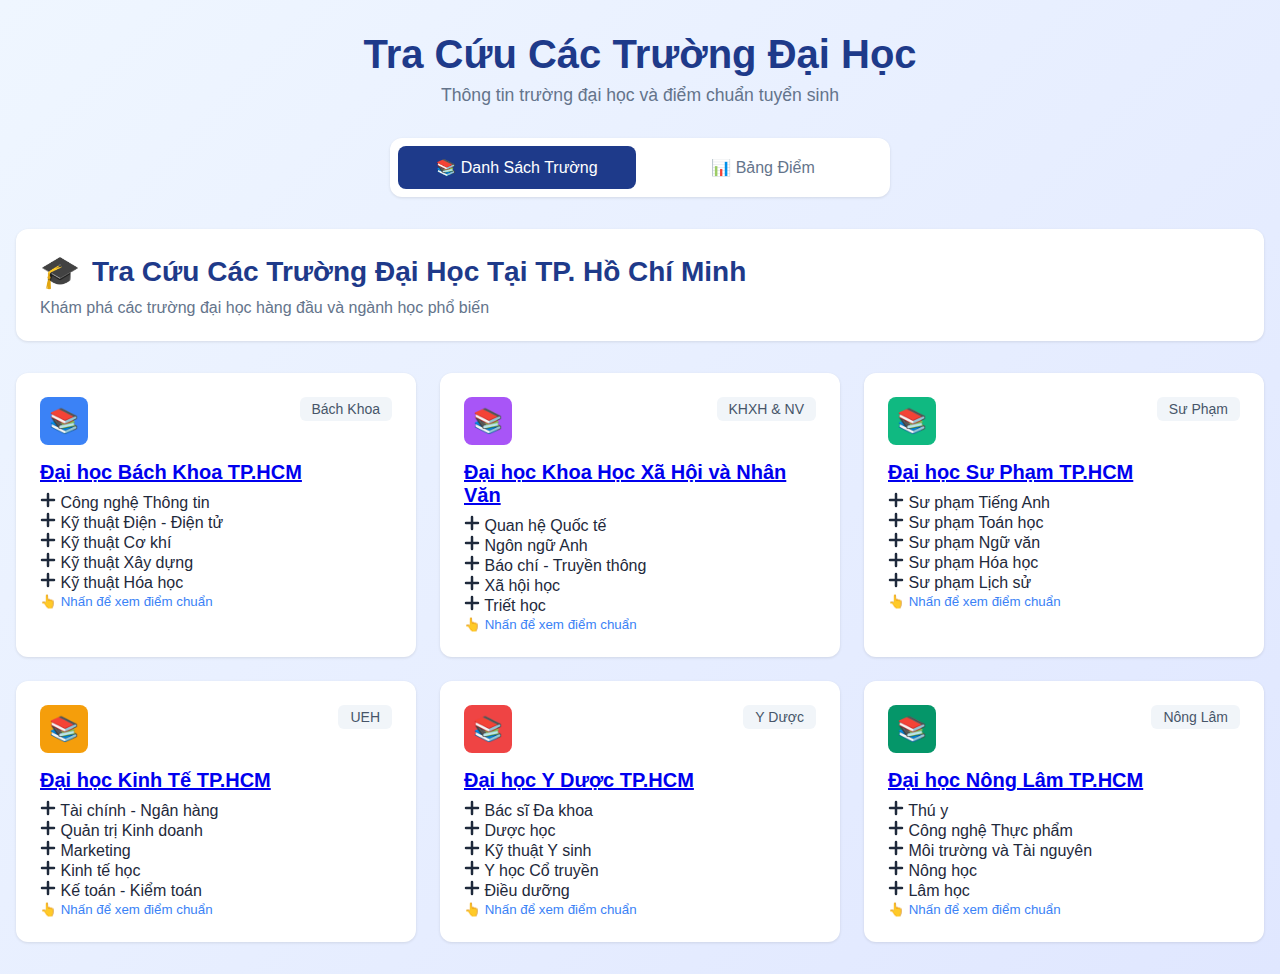
<file: school.html>
<!DOCTYPE html>
<html lang="vi">
<head>
    <meta charset="UTF-8">
    <meta name="viewport" content="width=device-width, initial-scale=1.0">
    <title>Hệ Thống Quản Lý Giáo Dục - TP.HCM</title>
    <link rel="stylesheet" href="/styles/styles.css">
</head>
<body>
    <div class="container">
        <header class="header">
            <h1>Tra Cứu Các Trường Đại Học</h1>
            <p class="subtitle">Thông tin trường đại học và điểm chuẩn tuyển sinh</p>
        </header>

        <div class="tabs">
            <button class="tab-button active" onclick="switchTab('universities')">
                📚 Danh Sách Trường
            </button>
            <button class="tab-button" onclick="switchTab('benchmarks')">
                📊 Bảng Điểm
            </button>
        </div>

        <div id="universities" class="tab-content active">
            <div class="section-header">
                <div class="section-title">
                    <span class="icon">🎓</span>
                    <h2>Tra Cứu Các Trường Đại Học Tại TP. Hồ Chí Minh</h2>
                </div>
                <p>Khám phá các trường đại học hàng đầu và ngành học phổ biến</p>
            </div>

            <div class="universities-grid" id="universitiesGrid">
                <!-- Universities will be rendered here by JavaScript -->
            </div>
        </div>

        <div id="benchmarks" class="tab-content">
            <div class="card">
                <div class="card-header">
                    <div class="section-title">
                        <span class="icon">📊</span>
                        <h2 id="benchmarkTitle">Điểm Chuẩn Các Trường Đại Học</h2>
                    </div>
                    <p class="card-description" id="benchmarkDescription">Xem điểm chuẩn của các trường đại học tại TP.HCM</p>
                    <div id="backButton" style="display: none; margin-top: 1rem;">
                        <button class="back-btn" onclick="showAllBenchmarks()">
                            ← Quay lại danh sách tất cả trường
                        </button>
                    </div>
                </div>

                <div id="benchmarkContent">
                    <!-- Benchmark content will be rendered here by JavaScript -->
                </div>
            </div>
        </div>
    </div>

    <script src="/js/script.js"></script>
</body>
</html>
</file>
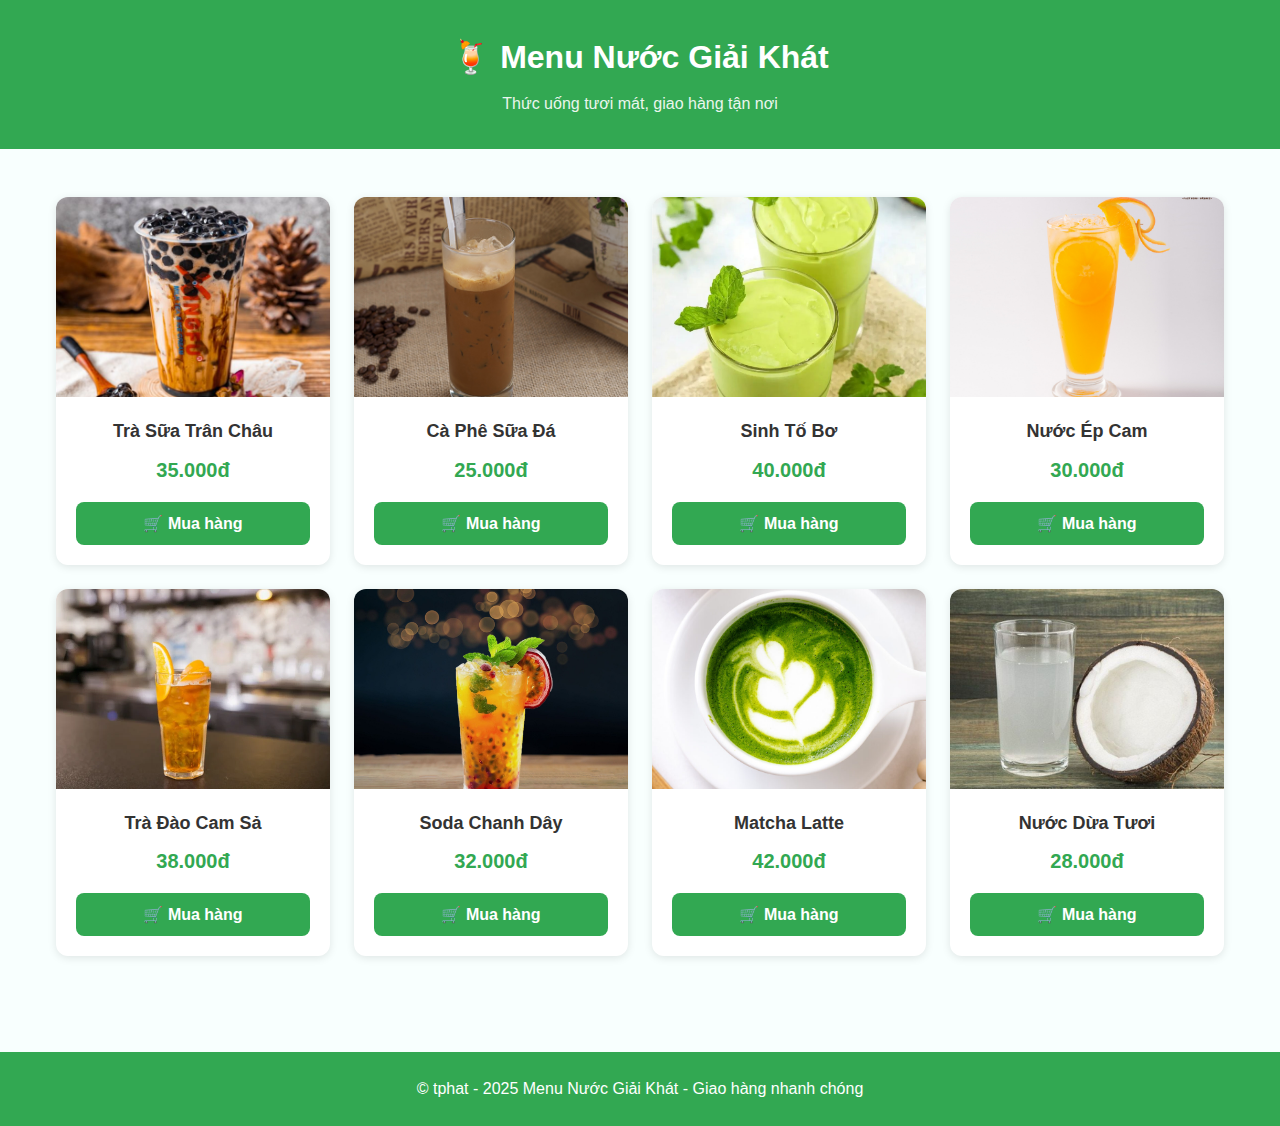
<file: shop.html>
<!DOCTYPE html>
<html lang="vi">
<head>
    <meta charset="UTF-8">
    <meta name="viewport" content="width=device-width, initial-scale=1.0">
    <title>Menu Nước Giải Khát Online</title>
    <style>
        * {
            margin: 0;
            padding: 0;
            box-sizing: border-box;
        }

        body {
            font-family: 'Segoe UI', Tahoma, Geneva, Verdana, sans-serif;
            background-color: #f8fffe;
            line-height: 1.6;
        }

        header {
            background-color: #32a852;
            color: white;
            padding: 2rem 1rem;
            text-align: center;
        }

        header h1 {
            font-size: 2rem;
            margin-bottom: 0.5rem;
        }

        header p {
            font-size: 1rem;
            opacity: 0.9;
        }

        .container {
            max-width: 1200px;
            margin: 0 auto;
            padding: 3rem 1rem;
        }

        .products-grid {
            display: grid;
            grid-template-columns: repeat(auto-fill, minmax(250px, 1fr));
            gap: 1.5rem;
        }

        .product-card {
            background: white;
            border-radius: 12px;
            overflow: hidden;
            box-shadow: 0 2px 8px rgba(0,0,0,0.1);
            transition: all 0.3s ease;
        }

        .product-card:hover {
            transform: translateY(-5px);
            box-shadow: 0 4px 16px rgba(0,0,0,0.15);
        }

        .product-image {
            background-color: #e8f5f0;
            height: 200px;
            display: flex;
            align-items: center;
            justify-content: center;
            overflow: hidden;
        }

        .product-image img {
            width: 100%;
            height: 100%;
            object-fit: cover;
        }

        .product-info {
            padding: 1.25rem;
        }

        .product-name {
            font-size: 1.125rem;
            font-weight: 600;
            text-align: center;
            margin-bottom: 0.5rem;
            color: #333;
        }

        .product-price {
            font-size: 1.25rem;
            font-weight: 700;
            color: #32a852;
            text-align: center;
            margin-bottom: 1rem;
        }

        .btn {
            width: 100%;
            padding: 0.75rem 1rem;
            background-color: #32a852;
            color: white;
            border: none;
            border-radius: 8px;
            font-size: 1rem;
            font-weight: 600;
            cursor: pointer;
            transition: all 0.3s ease;
            display: flex;
            align-items: center;
            justify-content: center;
            gap: 0.5rem;
        }

        .btn:hover {
            background-color: #8fd4b8;
            transform: scale(1.02);
        }

        .btn-secondary {
            background-color: #f0f0f0;
            color: #333;
        }

        .btn-secondary:hover {
            background-color: #e0e0e0;
        }

        /* Modal Styles */
        .modal {
            display: none;
            position: fixed;
            z-index: 1000;
            left: 0;
            top: 0;
            width: 100%;
            height: 100%;
            background-color: rgba(0,0,0,0.5);
            animation: fadeIn 0.3s ease;
        }

        .modal.active {
            display: flex;
            align-items: center;
            justify-content: center;
        }

        @keyframes fadeIn {
            from { opacity: 0; }
            to { opacity: 1; }
        }

        @keyframes slideIn {
            from { 
                transform: translateY(-50px);
                opacity: 0;
            }
            to { 
                transform: translateY(0);
                opacity: 1;
            }
        }

        .modal-content {
            background-color: white;
            border-radius: 16px;
            padding: 2rem;
            width: 90%;
            max-width: 500px;
            max-height: 90vh;
            overflow-y: auto;
            animation: slideIn 0.3s ease;
        }

        .modal-header {
            margin-bottom: 1.5rem;
        }

        .modal-header h2 {
            font-size: 1.5rem;
            color: #333;
            margin-bottom: 0.5rem;
        }

        .modal-header p {
            color: #666;
            font-size: 0.9rem;
        }

        .form-group {
            margin-bottom: 1.25rem;
        }

        .form-group label {
            display: block;
            margin-bottom: 0.5rem;
            color: #333;
            font-weight: 500;
        }

        .form-group input {
            width: 100%;
            padding: 0.75rem;
            border: 1px solid #ddd;
            border-radius: 8px;
            font-size: 1rem;
            transition: border-color 0.3s ease;
        }

        .form-group input:focus {
            outline: none;
            border-color: #32a852;
        }

        .form-actions {
            display: flex;
            gap: 1rem;
            margin-top: 2rem;
        }

        .form-actions button {
            flex: 1;
        }

        .success-icon {
            width: 80px;
            height: 80px;
            background-color: #32a852;
            border-radius: 50%;
            display: flex;
            align-items: center;
            justify-content: center;
            margin: 0 auto 1.5rem;
            font-size: 3rem;
            color: white;
        }

        .tracking-box {
            background-color: #e8f5f0;
            padding: 1.5rem;
            border-radius: 12px;
            text-align: center;
            margin: 1.5rem 0;
        }

        .tracking-label {
            color: #666;
            font-size: 0.9rem;
            margin-bottom: 0.5rem;
        }

        .tracking-number {
            font-size: 1.75rem;
            font-weight: 700;
            color: #32a852;
            letter-spacing: 2px;
        }

        footer {
            background-color: #32a852;
            color: white;
            text-align: center;
            padding: 1.5rem;
            margin-top: 3rem;
        }

        @media (max-width: 768px) {
            header h1 {
                font-size: 1.5rem;
            }

            .products-grid {
                grid-template-columns: repeat(auto-fill, minmax(150px, 1fr));
                gap: 1rem;
            }

            .product-image {
                height: 150px;
                font-size: 3rem;
            }

            .modal-content {
                padding: 1.5rem;
            }
        }
    </style>
</head>
<body>
    <!-- Header -->
    <header>
        <h1>🍹 Menu Nước Giải Khát</h1>
        <p>Thức uống tươi mát, giao hàng tận nơi</p>
    </header>

    <!-- Products Grid -->
    <div class="container">
        <div class="products-grid" id="productsGrid"></div>
    </div>

    <!-- Order Form Modal -->
    <div id="orderModal" class="modal">
        <div class="modal-content">
            <div class="modal-header">
                <h2 id="modalTitle">Đặt hàng</h2>
                <p>Vui lòng điền thông tin giao hàng của bạn</p>
            </div>
            <form id="orderForm">
                <div class="form-group">
                    <label for="customerName">Họ và tên *</label>
                    <input type="text" id="customerName" required placeholder="Nhập họ và tên">
                </div>
                <div class="form-group">
                    <label for="customerAddress">Địa chỉ *</label>
                    <input type="text" id="customerAddress" required placeholder="Nhập địa chỉ giao hàng">
                </div>
                <div class="form-group">
                    <label for="customerContact">Số điện thoại hoặc Email *</label>
                    <input type="text" id="customerContact" required placeholder="Nhập SĐT hoặc email">
                </div>
                <div class="form-actions">
                    <button type="button" class="btn btn-secondary" onclick="closeOrderModal()">Hủy</button>
                    <button type="submit" class="btn">Gửi đơn hàng</button>
                </div>
            </form>
        </div>
    </div>

    <!-- Success Modal -->
    <div id="successModal" class="modal">
        <div class="modal-content">
            <div class="success-icon">✓</div>
            <div class="modal-header" style="text-align: center;">
                <h2>Đặt hàng thành công!</h2>
                <p>Cảm ơn bạn đã đặt hàng. Đơn hàng của bạn đang được xử lý.</p>
            </div>
            <div class="tracking-box">
                <div class="tracking-label">Mã vận chuyển của bạn:</div>
                <div class="tracking-number" id="trackingNumber"></div>
            </div>
            <button type="button" class="btn" onclick="closeSuccessModal()">Đóng</button>
        </div>
    </div>

    <!-- Footer -->
    <footer>
        <p>© tphat - 2025 Menu Nước Giải Khát - Giao hàng nhanh chóng</p>
    </footer>

    <script>
        // Products data
        const products = [
            { id: 1, name: "Trà Sữa Trân Châu", price: "35.000đ", image: "pic/milktea.jpg" },
            { id: 2, name: "Cà Phê Sữa Đá", price: "25.000đ", image: "pic/milkcoffee.jpg" },
            { id: 3, name: "Sinh Tố Bơ", price: "40.000đ", image: "pic/avocadosmoothie.jpg" },
            { id: 4, name: "Nước Ép Cam", price: "30.000đ", image: "pic/orangejuice.jpg" },
            { id: 5, name: "Trà Đào Cam Sả", price: "38.000đ", image: "pic/peachtea.png" },
            { id: 6, name: "Soda Chanh Dây", price: "32.000đ", image: "pic/sodachanhday.jpg" },
            { id: 7, name: "Matcha Latte", price: "42.000đ", image: "pic/matchalatte.jpg" },
            { id: 8, name: "Nước Dừa Tươi", price: "28.000đ", image: "pic/coconutwater.jpg" },
        ];

        let selectedProduct = null;

        // Render products
        function renderProducts() {
            const grid = document.getElementById('productsGrid');
            grid.innerHTML = products.map(product => `
                <div class="product-card">
                    <div class="product-image"><img src="${product.image}" alt="${product.name}"></div>
                    <div class="product-info">
                        <div class="product-name">${product.name}</div>
                        <div class="product-price">${product.price}</div>
                        <button class="btn" onclick="openOrderModal(${product.id})">
                            🛒 Mua hàng
                        </button>
                    </div>
                </div>
            `).join('');
        }

        // Open order modal
        function openOrderModal(productId) {
            selectedProduct = products.find(p => p.id === productId);
            document.getElementById('modalTitle').textContent = `Đặt hàng: ${selectedProduct.name}`;
            document.getElementById('orderModal').classList.add('active');
            document.body.style.overflow = 'hidden';
        }

        // Close order modal
        function closeOrderModal() {
            document.getElementById('orderModal').classList.remove('active');
            document.getElementById('orderForm').reset();
            document.body.style.overflow = 'auto';
        }

        // Generate tracking number
        function generateTrackingNumber() {
            const randomNum = Math.floor(10000 + Math.random() * 90000);
            return `SHIP${randomNum}`;
        }

        // Handle form submission
        document.getElementById('orderForm').addEventListener('submit', function(e) {
            e.preventDefault();
            
            // Generate tracking number
            const trackingNumber = generateTrackingNumber();
            document.getElementById('trackingNumber').textContent = trackingNumber;
            
            // Close order modal
            closeOrderModal();
            
            // Show success modal
            document.getElementById('successModal').classList.add('active');
        });

        // Close success modal
        function closeSuccessModal() {
            document.getElementById('successModal').classList.remove('active');
            document.body.style.overflow = 'auto';
            selectedProduct = null;
        }

        // Close modal when clicking outside
        window.addEventListener('click', function(e) {
            if (e.target.classList.contains('modal')) {
                if (e.target.id === 'orderModal') {
                    closeOrderModal();
                } else if (e.target.id === 'successModal') {
                    closeSuccessModal();
                }
            }
        });

        // Initialize
        renderProducts();
    </script>
</body>
</html>
</file>
<file: styles/styles.css>
* {
    margin: 0;
    padding: 0;
    box-sizing: border-box;
}

body {
    font-family: -apple-system, BlinkMacSystemFont, 'Segoe UI', Roboto, 'Helvetica Neue', Arial, sans-serif;
    background: linear-gradient(135deg, #EFF6FF 0%, #E0E7FF 100%);
    min-height: 100vh;
    padding: 2rem 1rem;
    color: #1e293b;
}

.container {
    max-width: 1400px;
    margin: 0 auto;
}

.header {
    text-align: center;
    margin-bottom: 2rem;
}

.header h1 {
    font-size: 2.5rem;
    color: #1e3a8a;
    margin-bottom: 0.5rem;
    font-weight: 700;
}

.subtitle {
    color: #64748b;
    font-size: 1.1rem;
}

/* Tabs */
.tabs {
    display: flex;
    justify-content: center;
    gap: 0.5rem;
    margin-bottom: 2rem;
    background: white;
    padding: 0.5rem;
    border-radius: 0.75rem;
    box-shadow: 0 1px 3px rgba(0, 0, 0, 0.1);
    max-width: 500px;
    margin-left: auto;
    margin-right: auto;
}

.tab-button {
    flex: 1;
    padding: 0.75rem 1.5rem;
    border: none;
    background: transparent;
    border-radius: 0.5rem;
    cursor: pointer;
    font-size: 1rem;
    font-weight: 500;
    color: #64748b;
    transition: all 0.3s ease;
}

.tab-button:hover {
    background: #f1f5f9;
}

.tab-button.active {
    background: #1e3a8a;
    color: white;
}

/* Tab Content */
.tab-content {
    display: none;
}

.tab-content.active {
    display: block;
    animation: fadeIn 0.3s ease;
}

@keyframes fadeIn {
    from {
        opacity: 0;
        transform: translateY(10px);
    }
    to {
        opacity: 1;
        transform: translateY(0);
    }
}

/* Section Header */
.section-header {
    background: white;
    padding: 1.5rem;
    border-radius: 0.75rem;
    box-shadow: 0 1px 3px rgba(0, 0, 0, 0.1);
    margin-bottom: 2rem;
}

.section-title {
    display: flex;
    align-items: center;
    gap: 0.75rem;
    margin-bottom: 0.5rem;
}

.section-title h2 {
    font-size: 1.75rem;
    color: #1e3a8a;
    font-weight: 600;
}

.icon {
    font-size: 2rem;
}

.section-header p {
    color: #64748b;
    font-size: 1rem;
}

/* Universities Grid */
.universities-grid {
    display: grid;
    grid-template-columns: repeat(auto-fill, minmax(320px, 1fr));
    gap: 1.5rem;
}

.university-card {
    background: white;
    border-radius: 0.75rem;
    padding: 1.5rem;
    box-shadow: 0 1px 3px rgba(0, 0, 0, 0.1);
    transition: all 0.3s ease;
}

.university-card:hover {
    box-shadow: 0 10px 25px rgba(0, 0, 0, 0.15);
    transform: translateY(-2px);
}

.university-header {
    display: flex;
    justify-content: space-between;
    align-items: flex-start;
    margin-bottom: 1rem;
}

.university-icon {
    width: 48px;
    height: 48px;
    border-radius: 0.5rem;
    display: flex;
    align-items: center;
    justify-content: center;
    font-size: 1.5rem;
}

.badge {
    background: #f1f5f9;
    color: #475569;
    padding: 0.25rem 0.75rem;
    border-radius: 0.375rem;
    font-size: 0.875rem;
    font-weight: 500;
}

.university-card h3 {
    font-size: 1.25rem;
    color: #1e293b;
    margin-bottom: 0.5rem;
    font-weight: 600;
}

.university-description {
    color: #64748b;
    font-size: 0.9rem;
    margin-bottom: 1rem;
}

.majors-title {
    color: #475569;
    font-size: 0.95rem;
    font-weight: 500;
    margin-bottom: 0.75rem;
}

.majors-list {
    list-style: none;
}

.majors-list li {
    color: #64748b;
    font-size: 0.9rem;
    margin-bottom: 0.5rem;
    padding-left: 1rem;
    position: relative;
}

.majors-list li::before {
    content: "•";
    color: #3b82f6;
    font-weight: bold;
    position: absolute;
    left: 0;
}

/* Card */
.card {
    background: white;
    border-radius: 0.75rem;
    box-shadow: 0 1px 3px rgba(0, 0, 0, 0.1);
    overflow: hidden;
}

.card-header {
    padding: 1.5rem;
    border-bottom: 1px solid #e2e8f0;
}

.card-description {
    color: #64748b;
    margin-top: 0.5rem;
}

/* Table */
.table-container {
    overflow-x: auto;
}

.grades-table {
    width: 100%;
    border-collapse: collapse;
}

.grades-table thead {
    background: #EFF6FF;
}

.grades-table th {
    padding: 1rem;
    text-align: left;
    color: #1e3a8a;
    font-weight: 600;
    font-size: 0.95rem;
}

.grades-table th.text-center {
    text-align: center;
}

.grades-table tbody tr {
    border-bottom: 1px solid #e2e8f0;
    transition: background 0.2s ease;
}

.grades-table tbody tr:hover {
    background: #f9fafb;
}

.grades-table td {
    padding: 1rem;
    font-size: 0.95rem;
}

.grades-table td.text-center {
    text-align: center;
}

.grade-excellent {
    color: #15803d;
    font-weight: 600;
}

.grade-good {
    color: #1d4ed8;
    font-weight: 600;
}

.grade-average {
    color: #ca8a04;
    font-weight: 600;
}

.grade-below {
    color: #dc2626;
    font-weight: 600;
}

.rank-badge {
    display: inline-block;
    padding: 0.25rem 0.75rem;
    border-radius: 0.375rem;
    font-size: 0.875rem;
    font-weight: 500;
}

.rank-excellent {
    background: #dcfce7;
    color: #15803d;
}

.rank-good {
    background: #dbeafe;
    color: #1d4ed8;
}

.rank-average {
    background: #fef3c7;
    color: #ca8a04;
}

.rank-below {
    background: #fee2e2;
    color: #dc2626;
}

/* Statistics */
.statistics {
    display: grid;
    grid-template-columns: repeat(auto-fit, minmax(200px, 1fr));
    gap: 1rem;
    padding: 1.5rem;
}

.stat-card {
    padding: 1rem;
    border-radius: 0.5rem;
    border: 1px solid;
}

.stat-card.excellent {
    background: #f0fdf4;
    border-color: #bbf7d0;
}

.stat-card.good {
    background: #eff6ff;
    border-color: #bfdbfe;
}

.stat-card.average {
    background: #fffbeb;
    border-color: #fde68a;
}

.stat-card.below {
    background: #fef2f2;
    border-color: #fecaca;
}

.stat-label {
    color: #64748b;
    font-size: 0.9rem;
    margin-bottom: 0.25rem;
}

.stat-value {
    font-size: 1.1rem;
    font-weight: 600;
}

.stat-card.excellent .stat-value {
    color: #15803d;
}

.stat-card.good .stat-value {
    color: #1d4ed8;
}

.stat-card.average .stat-value {
    color: #ca8a04;
}

.stat-card.below .stat-value {
    color: #dc2626;
}

/* Responsive */
@media (max-width: 768px) {
    .header h1 {
        font-size: 2rem;
    }

    .universities-grid {
        grid-template-columns: 1fr;
    }

    .tabs {
        max-width: 100%;
    }

    .tab-button {
        font-size: 0.9rem;
        padding: 0.6rem 1rem;
    }

    .grades-table {
        font-size: 0.85rem;
    }

    .grades-table th,
    .grades-table td {
        padding: 0.75rem 0.5rem;
    }
}
</file>
